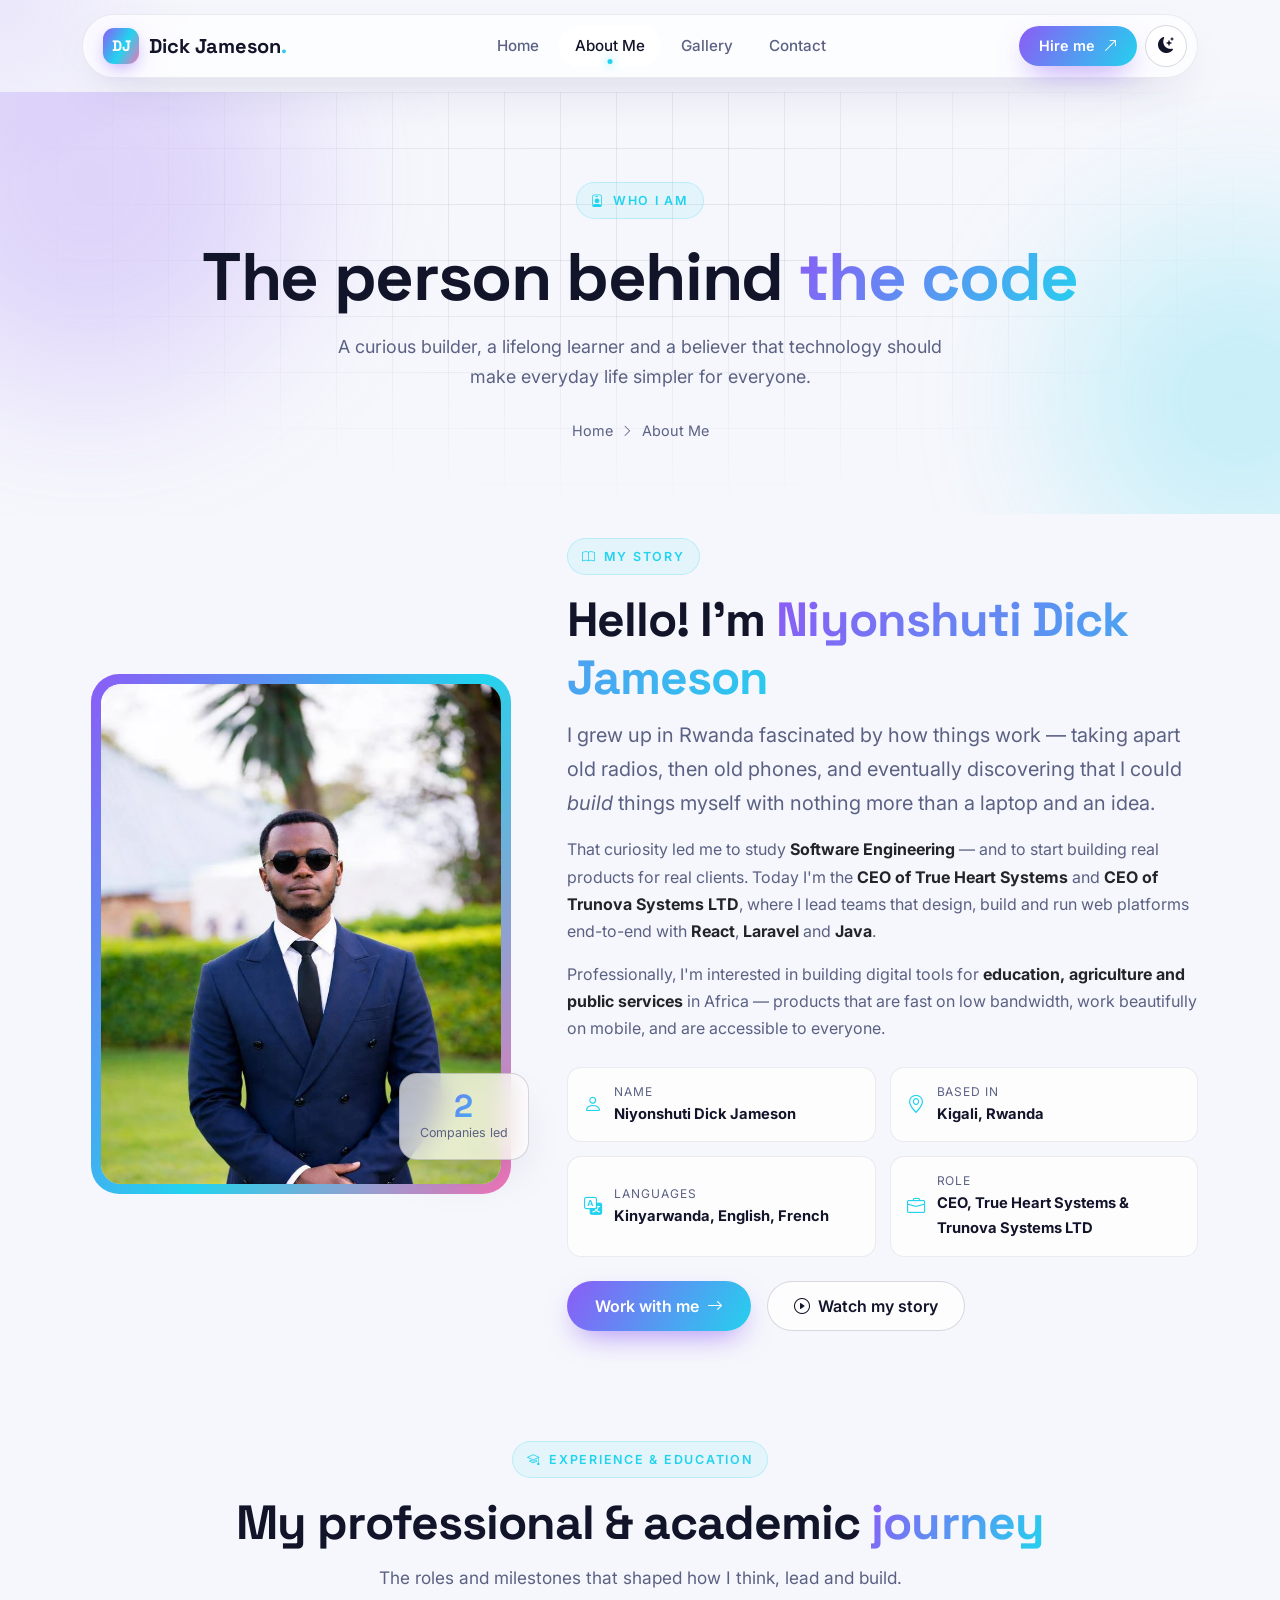
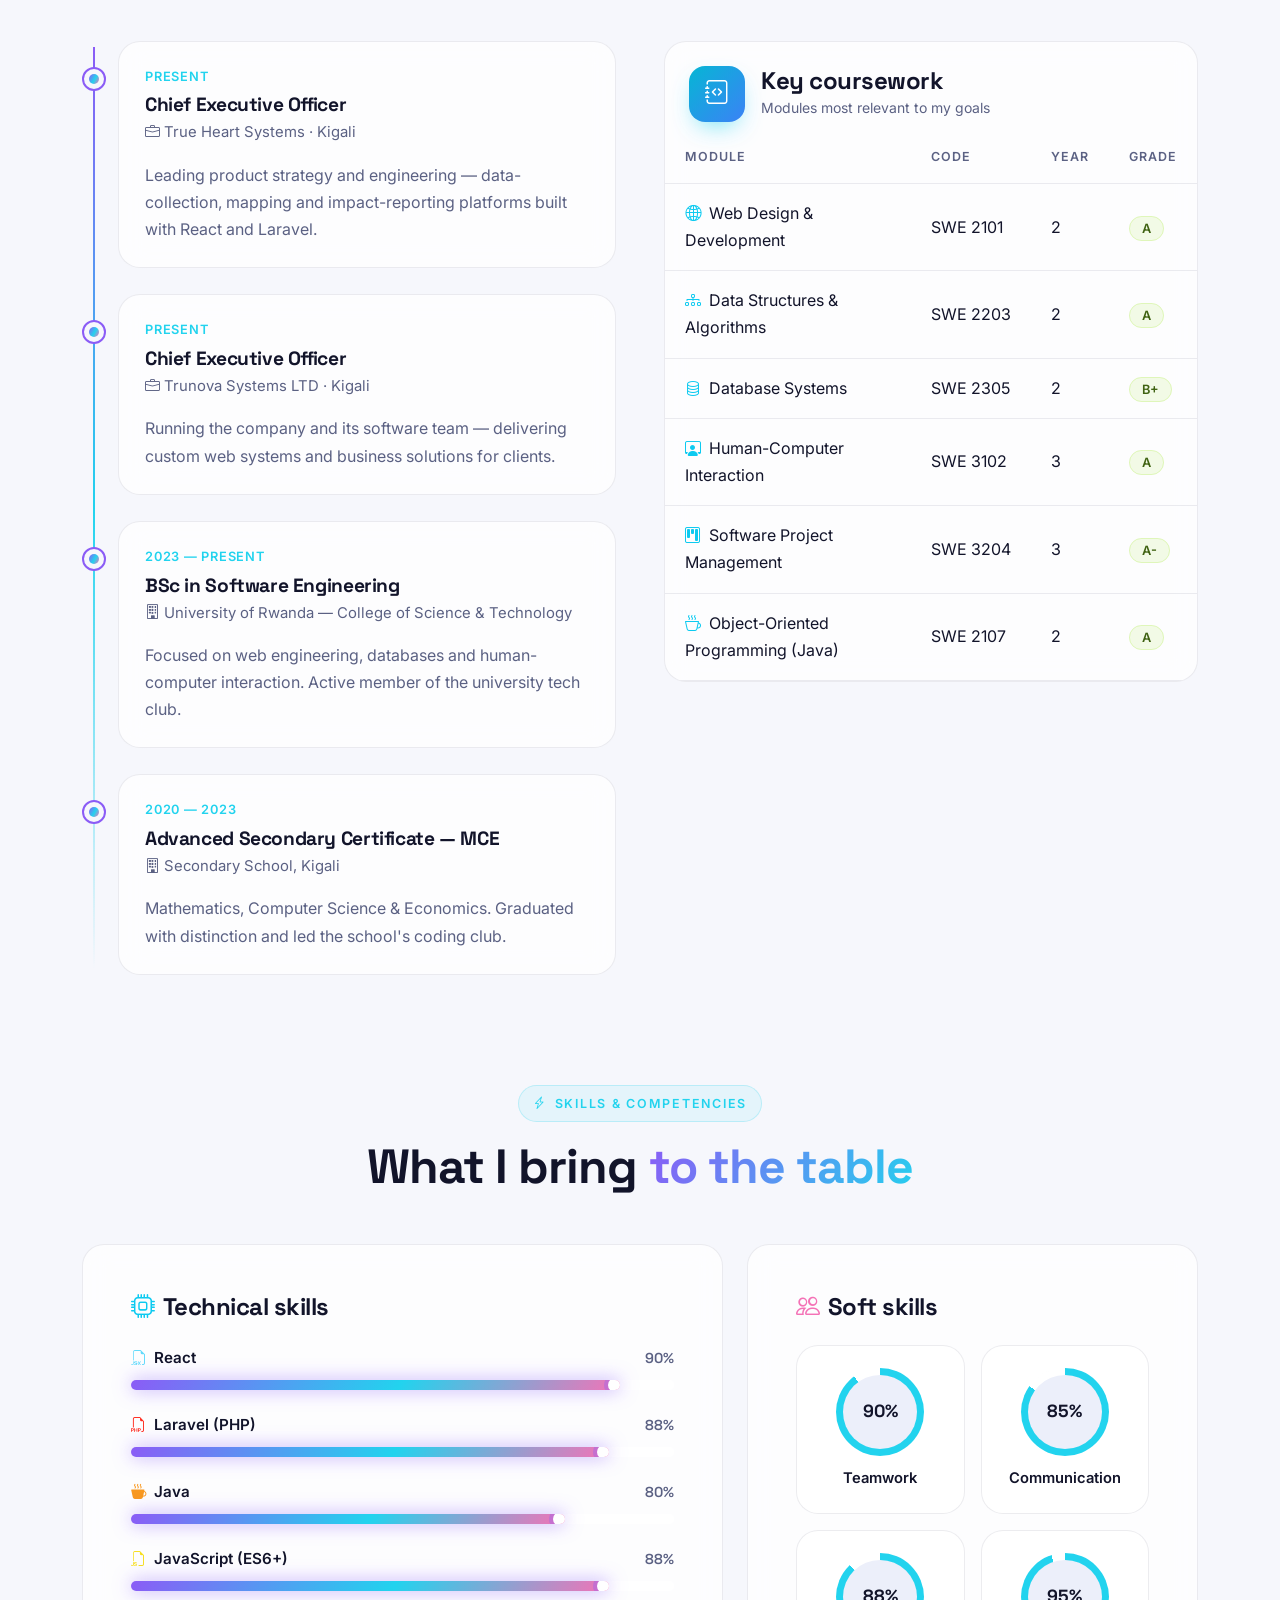
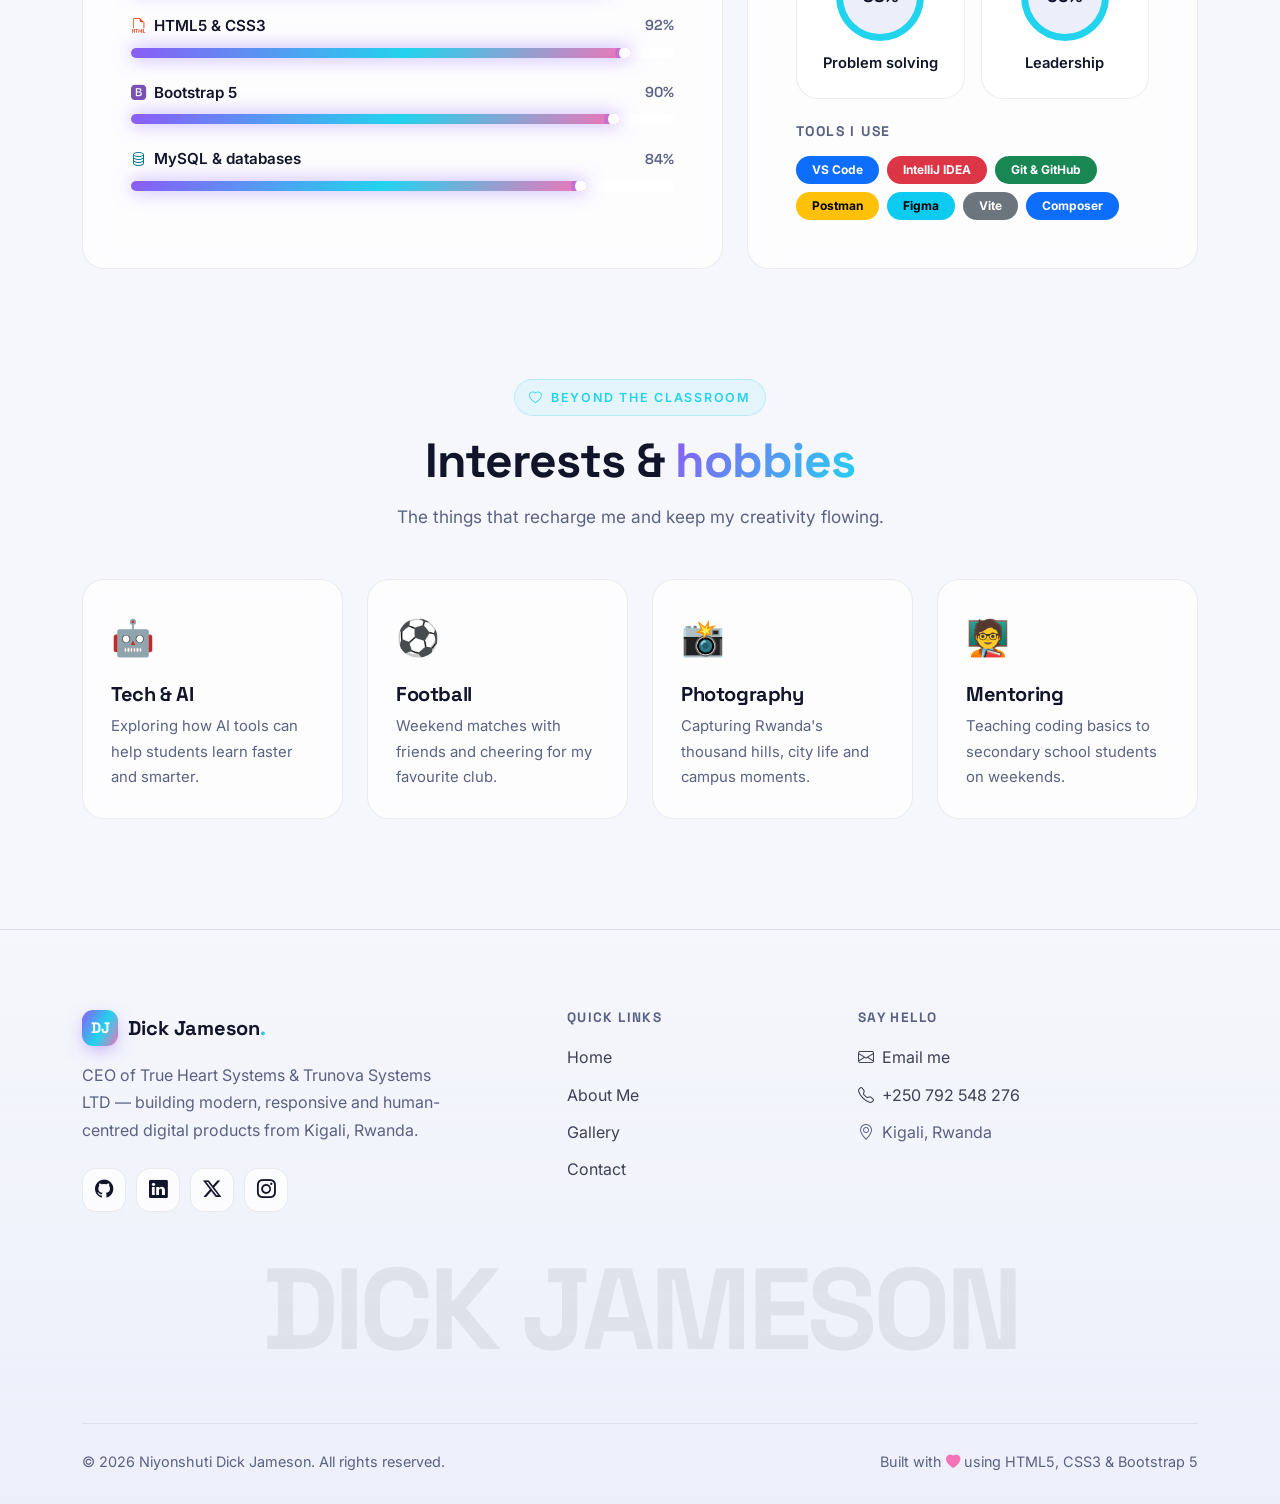
<file: about.html>
<!DOCTYPE html>
<html lang="en" data-theme="dark" data-bs-theme="dark">
<head>
  <meta charset="UTF-8">
  <meta name="viewport" content="width=device-width, initial-scale=1">
  <title>About Me — Niyonshuti Dick Jameson</title>
  <meta name="description" content="Biography, experience, education, skills and interests of Niyonshuti Dick Jameson, CEO of True Heart Systems and Trunova Systems LTD.">
  <meta name="theme-color" content="#07080f">
  <link rel="icon" href="assets/img/favicon.svg" type="image/svg+xml">
  <script>try{var t=localStorage.getItem("theme");if(t){document.documentElement.setAttribute("data-theme",t);document.documentElement.setAttribute("data-bs-theme",t);}}catch(e){}</script>
  <link rel="preconnect" href="https://fonts.googleapis.com">
  <link rel="preconnect" href="https://fonts.gstatic.com" crossorigin>
  <link href="https://fonts.googleapis.com/css2?family=Inter:wght@400;500;600;700&family=Space+Grotesk:wght@500;600;700&display=swap" rel="stylesheet">
  <link href="https://cdn.jsdelivr.net/npm/bootstrap@5.3.3/dist/css/bootstrap.min.css" rel="stylesheet">
  <link href="https://cdn.jsdelivr.net/npm/bootstrap-icons@1.11.3/font/bootstrap-icons.min.css" rel="stylesheet">
  <link href="assets/css/style.css" rel="stylesheet">
</head>
<body>
  <div class="loader"><div class="loader-ring"></div></div>
  <div class="scroll-progress"></div>
  <div class="cursor-glow"></div>

  <header class="nav-wrap">
    <div class="container">
      <nav class="navbar navbar-expand-lg navbar-glass" aria-label="Main navigation">
        <a class="navbar-brand" href="index.html"><span class="brand-mark">DJ</span><span>Dick Jameson<span class="text-gradient">.</span></span></a>
        <div class="d-flex align-items-center gap-2 order-lg-3">
          <button class="theme-toggle" type="button" aria-label="Toggle dark / light theme"><i class="bi bi-sun-fill"></i></button>
          <button class="navbar-toggler" type="button" data-bs-toggle="collapse" data-bs-target="#mainNav" aria-controls="mainNav" aria-expanded="false" aria-label="Toggle navigation"><i class="bi bi-list fs-4"></i></button>
        </div>
        <div class="collapse navbar-collapse" id="mainNav">
          <ul class="navbar-nav mx-auto gap-lg-1">
            <li class="nav-item"><a class="nav-link" href="index.html">Home</a></li>
            <li class="nav-item"><a class="nav-link" href="about.html">About Me</a></li>
            <li class="nav-item"><a class="nav-link" href="gallery.html">Gallery</a></li>
            <li class="nav-item"><a class="nav-link" href="contact.html">Contact</a></li>
          </ul>
          <a href="contact.html" class="btn btn-grad btn-sm-pill d-none d-lg-inline-block me-2">Hire me <i class="bi bi-arrow-up-right ms-1"></i></a>
        </div>
      </nav>
    </div>
  </header>

  <main>
    <section class="page-hero">
      <div class="bg-grid"></div>
      <div class="blob blob-1"></div>
      <div class="blob blob-2"></div>
      <div class="container position-relative" style="z-index:1">
        <span class="eyebrow reveal"><i class="bi bi-person-badge"></i>Who I am</span>
        <h1 class="reveal d-1">The person behind <span class="text-gradient">the code</span></h1>
        <p class="reveal d-2">A curious builder, a lifelong learner and a believer that technology should make everyday life simpler for everyone.</p>
        <div class="crumbs reveal d-3"><a href="index.html">Home</a><i class="bi bi-chevron-right small"></i><span>About Me</span></div>
      </div>
    </section>

    <section class="section pt-4">
      <div class="container">
        <div class="row align-items-center g-4 g-lg-5">
          <div class="col-lg-5 reveal from-left">
            <div class="profile-frame">
              <img src="assets/img/profile.webp" alt="Portrait of Niyonshuti Dick Jameson in a navy suit">
              <div class="exp-badge"><div class="n text-gradient">2</div><div class="t">Companies led</div></div>
            </div>
          </div>
          <div class="col-lg-7 reveal from-right">
            <span class="eyebrow"><i class="bi bi-book"></i>My story</span>
            <h2 class="section-title">Hello! I'm <span class="text-gradient">Niyonshuti Dick Jameson</span></h2>
            <p class="text-muted-2 fs-5">I grew up in Rwanda fascinated by how things work — taking apart old radios, then old phones, and eventually discovering that I could <em>build</em> things myself with nothing more than a laptop and an idea.</p>
            <p class="text-muted-2">That curiosity led me to study <strong class="text-body">Software Engineering</strong> — and to start building real products for real clients. Today I'm the <strong class="text-body">CEO of True Heart Systems</strong> and <strong class="text-body">CEO of Trunova Systems LTD</strong>, where I lead teams that design, build and run web platforms end-to-end with <strong class="text-body">React</strong>, <strong class="text-body">Laravel</strong> and <strong class="text-body">Java</strong>.</p>
            <p class="text-muted-2">Professionally, I'm interested in building digital tools for <strong class="text-body">education, agriculture and public services</strong> in Africa — products that are fast on low bandwidth, work beautifully on mobile, and are accessible to everyone.</p>
            <ul class="fact-list mt-4">
              <li><i class="bi bi-person"></i><div><span>Name</span><strong>Niyonshuti Dick Jameson</strong></div></li>
              <li><i class="bi bi-geo-alt"></i><div><span>Based in</span><strong>Kigali, Rwanda</strong></div></li>
              <li><i class="bi bi-translate"></i><div><span>Languages</span><strong>Kinyarwanda, English, French</strong></div></li>
              <li><i class="bi bi-briefcase"></i><div><span>Role</span><strong>CEO, True Heart Systems &amp; Trunova Systems LTD</strong></div></li>
            </ul>
            <div class="d-flex flex-wrap gap-3 mt-4">
              <a href="contact.html" class="btn btn-grad">Work with me <i class="bi bi-arrow-right ms-1"></i></a>
              <a href="gallery.html" class="btn btn-ghost"><i class="bi bi-play-circle me-2"></i>Watch my story</a>
            </div>
          </div>
        </div>
      </div>
    </section>

    <section class="section pt-0">
      <div class="container">
        <div class="text-center mb-5">
          <span class="eyebrow reveal"><i class="bi bi-mortarboard"></i>Experience &amp; education</span>
          <h2 class="section-title reveal d-1">My professional &amp; academic <span class="text-gradient">journey</span></h2>
          <p class="section-lead mx-auto reveal d-2">The roles and milestones that shaped how I think, lead and build.</p>
        </div>
        <div class="row g-4 g-lg-5">
          <div class="col-lg-6">
            <div class="timeline">
              <div class="tl-item reveal">
                <span class="tl-dot"></span>
                <div class="glass glass-hover">
                  <div class="tl-date">Present</div>
                  <h4>Chief Executive Officer</h4>
                  <div class="where"><i class="bi bi-briefcase me-1"></i>True Heart Systems · Kigali</div>
                  <p class="text-muted-2 mt-3 mb-0">Leading product strategy and engineering — data-collection, mapping and impact-reporting platforms built with React and Laravel.</p>
                </div>
              </div>
              <div class="tl-item reveal d-1">
                <span class="tl-dot"></span>
                <div class="glass glass-hover">
                  <div class="tl-date">Present</div>
                  <h4>Chief Executive Officer</h4>
                  <div class="where"><i class="bi bi-briefcase me-1"></i>Trunova Systems LTD · Kigali</div>
                  <p class="text-muted-2 mt-3 mb-0">Running the company and its software team — delivering custom web systems and business solutions for clients.</p>
                </div>
              </div>
              <div class="tl-item reveal d-2">
                <span class="tl-dot"></span>
                <div class="glass glass-hover">
                  <div class="tl-date">2023 — Present</div>
                  <h4>BSc in Software Engineering</h4>
                  <div class="where"><i class="bi bi-building me-1"></i>University of Rwanda — College of Science &amp; Technology</div>
                  <p class="text-muted-2 mt-3 mb-0">Focused on web engineering, databases and human-computer interaction. Active member of the university tech club.</p>
                </div>
              </div>
              <div class="tl-item reveal d-3">
                <span class="tl-dot"></span>
                <div class="glass glass-hover">
                  <div class="tl-date">2020 — 2023</div>
                  <h4>Advanced Secondary Certificate — MCE</h4>
                  <div class="where"><i class="bi bi-building me-1"></i>Secondary School, Kigali</div>
                  <p class="text-muted-2 mt-3 mb-0">Mathematics, Computer Science &amp; Economics. Graduated with distinction and led the school's coding club.</p>
                </div>
              </div>
            </div>
          </div>
          <div class="col-lg-6 reveal from-right">
            <div class="glass">
              <div class="p-4 pb-2 d-flex align-items-center gap-3">
                <div class="icon-tile cyan"><i class="bi bi-journal-code"></i></div>
                <div><h4 class="mb-0 fw-bold">Key coursework</h4><div class="small text-muted-2">Modules most relevant to my goals</div></div>
              </div>
              <div class="table-responsive">
                <table class="table table-glass table-hover">
                  <thead><tr><th>Module</th><th>Code</th><th>Year</th><th>Grade</th></tr></thead>
                  <tbody>
                    <tr><td><i class="bi bi-globe2 me-2 text-info"></i>Web Design &amp; Development</td><td>SWE 2101</td><td>2</td><td><span class="grade-pill">A</span></td></tr>
                    <tr><td><i class="bi bi-diagram-3 me-2 text-info"></i>Data Structures &amp; Algorithms</td><td>SWE 2203</td><td>2</td><td><span class="grade-pill">A</span></td></tr>
                    <tr><td><i class="bi bi-database me-2 text-info"></i>Database Systems</td><td>SWE 2305</td><td>2</td><td><span class="grade-pill">B+</span></td></tr>
                    <tr><td><i class="bi bi-person-workspace me-2 text-info"></i>Human-Computer Interaction</td><td>SWE 3102</td><td>3</td><td><span class="grade-pill">A</span></td></tr>
                    <tr><td><i class="bi bi-kanban me-2 text-info"></i>Software Project Management</td><td>SWE 3204</td><td>3</td><td><span class="grade-pill">A-</span></td></tr>
                    <tr><td><i class="bi bi-cup-hot me-2 text-info"></i>Object-Oriented Programming (Java)</td><td>SWE 2107</td><td>2</td><td><span class="grade-pill">A</span></td></tr>
                  </tbody>
                </table>
              </div>
            </div>
          </div>
        </div>
      </div>
    </section>

    <section class="section pt-0">
      <div class="container">
        <div class="text-center mb-5">
          <span class="eyebrow reveal"><i class="bi bi-lightning-charge"></i>Skills &amp; competencies</span>
          <h2 class="section-title reveal d-1">What I bring <span class="text-gradient">to the table</span></h2>
        </div>
        <div class="row g-4">
          <div class="col-lg-7 reveal">
            <div class="glass p-4 p-md-5 h-100">
              <h4 class="fw-bold mb-4"><i class="bi bi-cpu me-2 text-info"></i>Technical skills</h4>
              <div class="skill">
                <div class="skill-head"><span><i class="bi bi-filetype-jsx" style="color:#61dafb"></i>React</span><span class="pct">90%</span></div>
                <div class="progress progress-glow" role="progressbar" aria-label="React" aria-valuenow="90" aria-valuemin="0" aria-valuemax="100"><div class="progress-bar" data-width="90"></div></div>
              </div>
              <div class="skill">
                <div class="skill-head"><span><i class="bi bi-filetype-php" style="color:#ff2d20"></i>Laravel (PHP)</span><span class="pct">88%</span></div>
                <div class="progress progress-glow" role="progressbar" aria-label="Laravel" aria-valuenow="88" aria-valuemin="0" aria-valuemax="100"><div class="progress-bar" data-width="88"></div></div>
              </div>
              <div class="skill">
                <div class="skill-head"><span><i class="bi bi-cup-hot-fill" style="color:#f89820"></i>Java</span><span class="pct">80%</span></div>
                <div class="progress progress-glow" role="progressbar" aria-label="Java" aria-valuenow="80" aria-valuemin="0" aria-valuemax="100"><div class="progress-bar" data-width="80"></div></div>
              </div>
              <div class="skill">
                <div class="skill-head"><span><i class="bi bi-filetype-js" style="color:#f7df1e"></i>JavaScript (ES6+)</span><span class="pct">88%</span></div>
                <div class="progress progress-glow" role="progressbar" aria-label="JavaScript" aria-valuenow="88" aria-valuemin="0" aria-valuemax="100"><div class="progress-bar" data-width="88"></div></div>
              </div>
              <div class="skill">
                <div class="skill-head"><span><i class="bi bi-filetype-html" style="color:#e34f26"></i>HTML5 &amp; CSS3</span><span class="pct">92%</span></div>
                <div class="progress progress-glow" role="progressbar" aria-label="HTML5 and CSS3" aria-valuenow="92" aria-valuemin="0" aria-valuemax="100"><div class="progress-bar" data-width="92"></div></div>
              </div>
              <div class="skill">
                <div class="skill-head"><span><i class="bi bi-bootstrap-fill" style="color:#7952b3"></i>Bootstrap 5</span><span class="pct">90%</span></div>
                <div class="progress progress-glow" role="progressbar" aria-label="Bootstrap" aria-valuenow="90" aria-valuemin="0" aria-valuemax="100"><div class="progress-bar" data-width="90"></div></div>
              </div>
              <div class="skill mb-0">
                <div class="skill-head"><span><i class="bi bi-database" style="color:#00758f"></i>MySQL &amp; databases</span><span class="pct">84%</span></div>
                <div class="progress progress-glow" role="progressbar" aria-label="MySQL" aria-valuenow="84" aria-valuemin="0" aria-valuemax="100"><div class="progress-bar" data-width="84"></div></div>
              </div>
            </div>
          </div>
          <div class="col-lg-5 reveal d-1">
            <div class="glass p-4 p-md-5 h-100">
              <h4 class="fw-bold mb-4"><i class="bi bi-people me-2" style="color:var(--pink)"></i>Soft skills</h4>
              <div class="row g-3">
                <div class="col-6"><div class="glass glass-hover soft-skill"><div class="ring" style="--p:90"><b>90%</b></div><span>Teamwork</span></div></div>
                <div class="col-6"><div class="glass glass-hover soft-skill"><div class="ring" style="--p:85"><b>85%</b></div><span>Communication</span></div></div>
                <div class="col-6"><div class="glass glass-hover soft-skill"><div class="ring" style="--p:88"><b>88%</b></div><span>Problem solving</span></div></div>
                <div class="col-6"><div class="glass glass-hover soft-skill"><div class="ring" style="--p:95"><b>95%</b></div><span>Leadership</span></div></div>
              </div>
              <h6 class="fw-bold mt-4 mb-3 text-muted-2 text-uppercase small" style="letter-spacing:.1em">Tools I use</h6>
              <div class="d-flex flex-wrap gap-2">
                <span class="badge rounded-pill text-bg-primary px-3 py-2">VS Code</span>
                <span class="badge rounded-pill text-bg-danger px-3 py-2">IntelliJ IDEA</span>
                <span class="badge rounded-pill text-bg-success px-3 py-2">Git &amp; GitHub</span>
                <span class="badge rounded-pill text-bg-warning px-3 py-2">Postman</span>
                <span class="badge rounded-pill text-bg-info px-3 py-2">Figma</span>
                <span class="badge rounded-pill text-bg-secondary px-3 py-2">Vite</span>
                <span class="badge rounded-pill text-bg-primary px-3 py-2">Composer</span>
              </div>
            </div>
          </div>
        </div>
      </div>
    </section>

    <section class="section pt-0">
      <div class="container">
        <div class="text-center mb-5">
          <span class="eyebrow reveal"><i class="bi bi-heart"></i>Beyond the classroom</span>
          <h2 class="section-title reveal d-1">Interests &amp; <span class="text-gradient">hobbies</span></h2>
          <p class="section-lead mx-auto reveal d-2">The things that recharge me and keep my creativity flowing.</p>
        </div>
        <div class="row g-4">
          <div class="col-sm-6 col-lg-3 reveal"><div class="glass glass-hover interest"><span class="emoji">🤖</span><h5>Tech &amp; AI</h5><p>Exploring how AI tools can help students learn faster and smarter.</p></div></div>
          <div class="col-sm-6 col-lg-3 reveal d-1"><div class="glass glass-hover interest"><span class="emoji">⚽</span><h5>Football</h5><p>Weekend matches with friends and cheering for my favourite club.</p></div></div>
          <div class="col-sm-6 col-lg-3 reveal d-2"><div class="glass glass-hover interest"><span class="emoji">📸</span><h5>Photography</h5><p>Capturing Rwanda's thousand hills, city life and campus moments.</p></div></div>
          <div class="col-sm-6 col-lg-3 reveal d-3"><div class="glass glass-hover interest"><span class="emoji">🧑‍🏫</span><h5>Mentoring</h5><p>Teaching coding basics to secondary school students on weekends.</p></div></div>
        </div>
      </div>
    </section>
  </main>

  <footer class="footer">
    <div class="container">
      <div class="row g-4 g-lg-5">
        <div class="col-lg-5">
          <a class="navbar-brand mb-3" href="index.html"><span class="brand-mark">DJ</span><span>Dick Jameson<span class="text-gradient">.</span></span></a>
          <p class="text-muted-2 mt-3" style="max-width:360px">CEO of True Heart Systems &amp; Trunova Systems LTD — building modern, responsive and human-centred digital products from Kigali, Rwanda.</p>
          <div class="socials mt-4">
            <a class="social-btn" href="https://github.com/" target="_blank" rel="noopener" aria-label="GitHub"><i class="bi bi-github"></i></a>
            <a class="social-btn" href="https://www.linkedin.com/" target="_blank" rel="noopener" aria-label="LinkedIn"><i class="bi bi-linkedin"></i></a>
            <a class="social-btn" href="https://x.com/" target="_blank" rel="noopener" aria-label="X (Twitter)"><i class="bi bi-twitter-x"></i></a>
            <a class="social-btn" href="https://www.instagram.com/" target="_blank" rel="noopener" aria-label="Instagram"><i class="bi bi-instagram"></i></a>
          </div>
        </div>
        <div class="col-6 col-lg-3">
          <h6>Quick links</h6>
          <ul class="footer-links">
            <li><a href="index.html">Home</a></li>
            <li><a href="about.html">About Me</a></li>
            <li><a href="gallery.html">Gallery</a></li>
            <li><a href="contact.html">Contact</a></li>
          </ul>
        </div>
        <div class="col-6 col-lg-4">
          <h6>Say hello</h6>
          <ul class="footer-links">
            <li><a href="mailto:dicksonniyonshuti58@gmail.com"><i class="bi bi-envelope me-2"></i>Email me</a></li>
            <li><a href="tel:+250792548276"><i class="bi bi-telephone me-2"></i>+250 792 548 276</a></li>
            <li><span class="text-muted-2"><i class="bi bi-geo-alt me-2"></i>Kigali, Rwanda</span></li>
          </ul>
        </div>
      </div>
      <div class="footer-big">DICK JAMESON</div>
      <div class="footer-bottom d-flex flex-column flex-md-row justify-content-between gap-2">
        <span>&copy; <span data-year>2026</span> Niyonshuti Dick Jameson. All rights reserved.</span>
        <span>Built with <i class="bi bi-heart-fill" style="color:var(--pink)"></i> using HTML5, CSS3 &amp; Bootstrap 5</span>
      </div>
    </div>
  </footer>

  <button class="to-top" aria-label="Back to top"><i class="bi bi-arrow-up"></i></button>

  <script src="https://cdn.jsdelivr.net/npm/bootstrap@5.3.3/dist/js/bootstrap.bundle.min.js"></script>
  <script src="assets/js/main.js"></script>
</body>
</html>
</file>
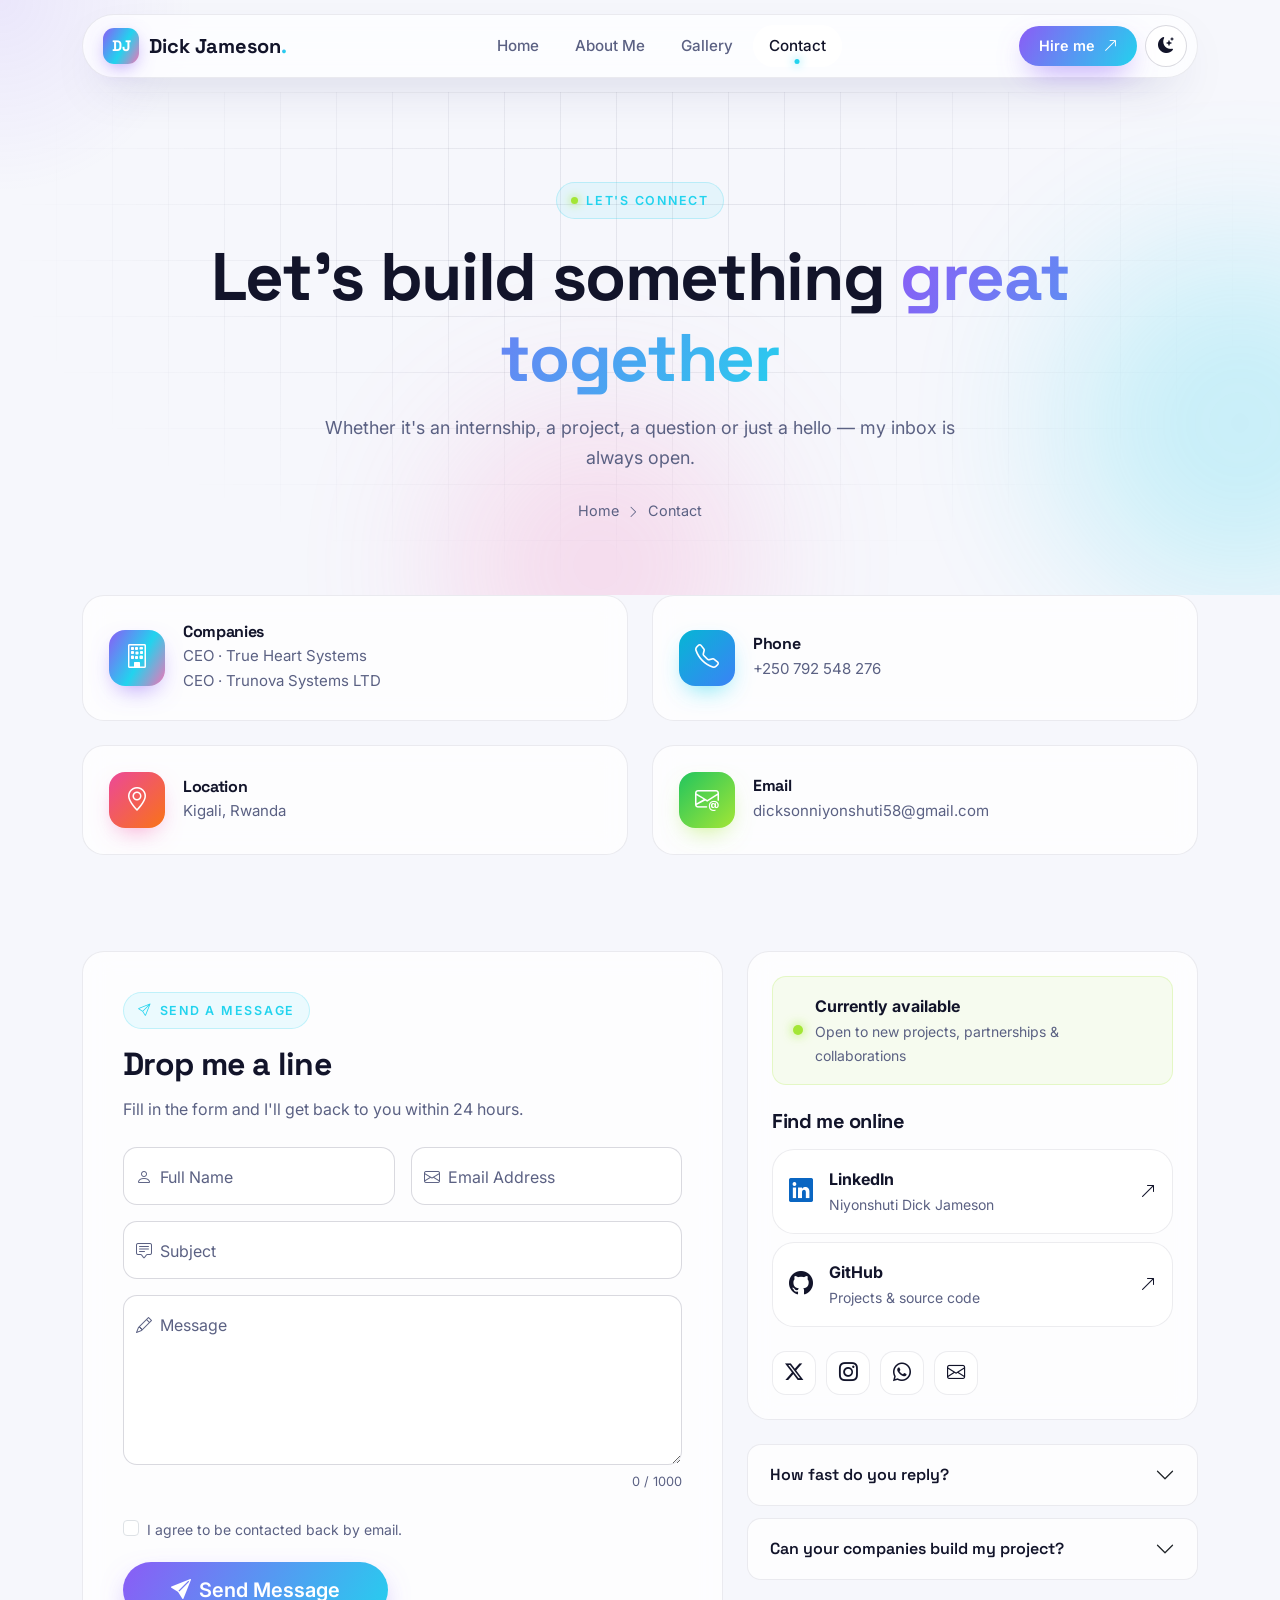
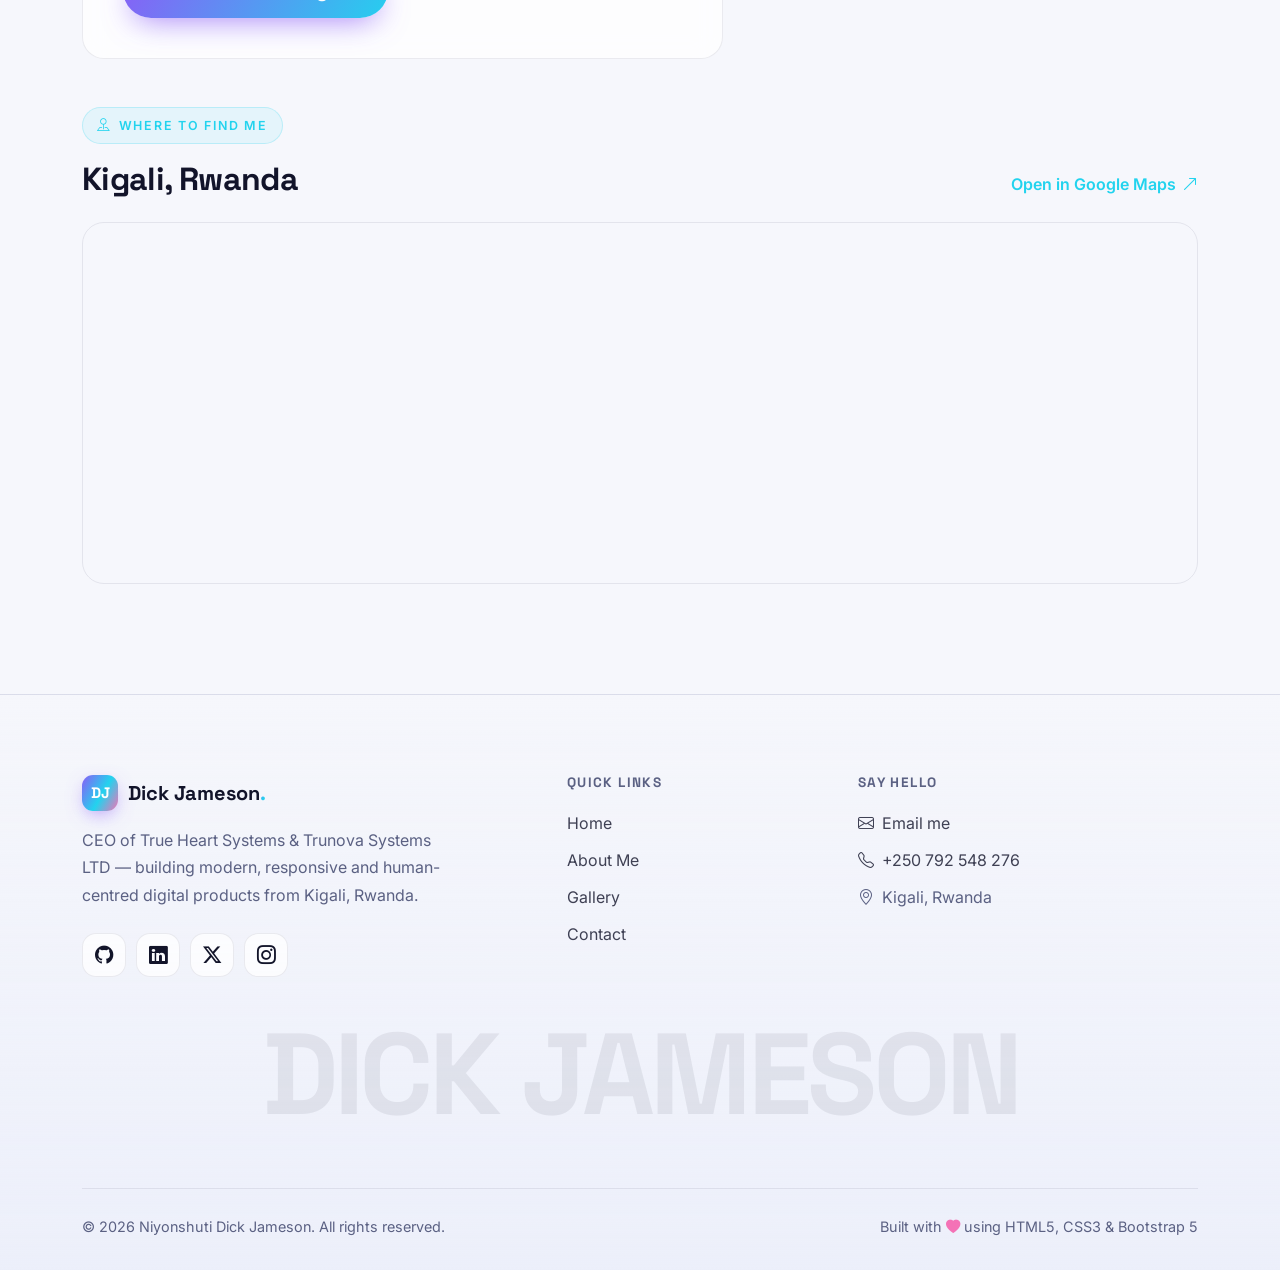
<file: contact.html>
<!DOCTYPE html>
<html lang="en" data-theme="dark" data-bs-theme="dark">
<head>
  <meta charset="UTF-8">
  <meta name="viewport" content="width=device-width, initial-scale=1">
  <title>Contact — Niyonshuti Dick Jameson</title>
  <meta name="description" content="Get in touch with Niyonshuti Dick Jameson — email, phone, location and contact form.">
  <meta name="theme-color" content="#07080f">
  <link rel="icon" href="assets/img/favicon.svg" type="image/svg+xml">
  <script>try{var t=localStorage.getItem("theme");if(t){document.documentElement.setAttribute("data-theme",t);document.documentElement.setAttribute("data-bs-theme",t);}}catch(e){}</script>
  <link rel="preconnect" href="https://fonts.googleapis.com">
  <link rel="preconnect" href="https://fonts.gstatic.com" crossorigin>
  <link href="https://fonts.googleapis.com/css2?family=Inter:wght@400;500;600;700&family=Space+Grotesk:wght@500;600;700&display=swap" rel="stylesheet">
  <link href="https://cdn.jsdelivr.net/npm/bootstrap@5.3.3/dist/css/bootstrap.min.css" rel="stylesheet">
  <link href="https://cdn.jsdelivr.net/npm/bootstrap-icons@1.11.3/font/bootstrap-icons.min.css" rel="stylesheet">
  <link href="assets/css/style.css" rel="stylesheet">
</head>
<body>
  <div class="loader"><div class="loader-ring"></div></div>
  <div class="scroll-progress"></div>
  <div class="cursor-glow"></div>

  <header class="nav-wrap">
    <div class="container">
      <nav class="navbar navbar-expand-lg navbar-glass" aria-label="Main navigation">
        <a class="navbar-brand" href="index.html"><span class="brand-mark">DJ</span><span>Dick Jameson<span class="text-gradient">.</span></span></a>
        <div class="d-flex align-items-center gap-2 order-lg-3">
          <button class="theme-toggle" type="button" aria-label="Toggle dark / light theme"><i class="bi bi-sun-fill"></i></button>
          <button class="navbar-toggler" type="button" data-bs-toggle="collapse" data-bs-target="#mainNav" aria-controls="mainNav" aria-expanded="false" aria-label="Toggle navigation"><i class="bi bi-list fs-4"></i></button>
        </div>
        <div class="collapse navbar-collapse" id="mainNav">
          <ul class="navbar-nav mx-auto gap-lg-1">
            <li class="nav-item"><a class="nav-link" href="index.html">Home</a></li>
            <li class="nav-item"><a class="nav-link" href="about.html">About Me</a></li>
            <li class="nav-item"><a class="nav-link" href="gallery.html">Gallery</a></li>
            <li class="nav-item"><a class="nav-link" href="contact.html">Contact</a></li>
          </ul>
          <a href="contact.html" class="btn btn-grad btn-sm-pill d-none d-lg-inline-block me-2">Hire me <i class="bi bi-arrow-up-right ms-1"></i></a>
        </div>
      </nav>
    </div>
  </header>

  <main>
    <section class="page-hero">
      <div class="bg-grid"></div>
      <div class="blob blob-2"></div>
      <div class="blob blob-3"></div>
      <div class="container position-relative" style="z-index:1">
        <span class="eyebrow reveal"><span class="dot"></span>Let's connect</span>
        <h1 class="reveal d-1">Let's build something <span class="text-gradient">great together</span></h1>
        <p class="reveal d-2">Whether it's an internship, a project, a question or just a hello — my inbox is always open.</p>
        <div class="crumbs reveal d-3"><a href="index.html">Home</a><i class="bi bi-chevron-right small"></i><span>Contact</span></div>
      </div>
    </section>

    <section class="pb-5 position-relative" style="z-index:1">
      <div class="container">
        <div class="row g-4">
          <div class="col-md-6 reveal">
            <div class="glass glass-hover contact-card"><div class="icon-tile"><i class="bi bi-building"></i></div>
              <div><h6>Companies</h6><p>CEO · True Heart Systems<br>CEO · Trunova Systems LTD</p></div></div>
          </div>
          <div class="col-md-6 reveal d-1">
            <div class="glass glass-hover contact-card"><div class="icon-tile cyan"><i class="bi bi-telephone"></i></div>
              <div><h6>Phone</h6><a href="tel:+250792548276">+250 792 548 276</a></div></div>
          </div>
          <div class="col-md-6 reveal d-2">
            <div class="glass glass-hover contact-card"><div class="icon-tile pink"><i class="bi bi-geo-alt"></i></div>
              <div><h6>Location</h6><p>Kigali, Rwanda</p></div></div>
          </div>
          <div class="col-md-6 reveal d-3">
            <div class="glass glass-hover contact-card"><div class="icon-tile lime"><i class="bi bi-envelope-at"></i></div>
              <div><h6>Email</h6><a href="mailto:dicksonniyonshuti58@gmail.com">dicksonniyonshuti58@gmail.com</a></div></div>
          </div>
        </div>
      </div>
    </section>

    <section class="section pt-5">
      <div class="container">
        <div class="row g-4">
          <div class="col-lg-7 reveal from-left">
            <div class="glass form-shell">
              <span class="eyebrow"><i class="bi bi-send"></i>Send a message</span>
              <h2 class="section-title fs-2">Drop me a line</h2>
              <p class="text-muted-2 mb-4">Fill in the form and I'll get back to you within 24 hours.</p>

              <form id="contact-form" novalidate data-to="dicksonniyonshuti58@gmail.com">
                <div class="row g-3">
                  <div class="col-md-6">
                    <div class="form-floating">
                      <input type="text" class="form-control" id="name" name="name" placeholder="Full name" required minlength="2" autocomplete="name">
                      <label for="name"><i class="bi bi-person me-2"></i>Full Name</label>
                      <div class="invalid-feedback">Please enter your full name.</div>
                    </div>
                  </div>
                  <div class="col-md-6">
                    <div class="form-floating">
                      <input type="email" class="form-control" id="email" name="email" placeholder="name@example.com" required autocomplete="email">
                      <label for="email"><i class="bi bi-envelope me-2"></i>Email Address</label>
                      <div class="invalid-feedback">Please enter a valid email address.</div>
                    </div>
                  </div>
                  <div class="col-12">
                    <div class="form-floating">
                      <input type="text" class="form-control" id="subject" name="subject" placeholder="Subject" required minlength="3">
                      <label for="subject"><i class="bi bi-chat-square-text me-2"></i>Subject</label>
                      <div class="invalid-feedback">Please add a subject.</div>
                    </div>
                  </div>
                  <div class="col-12">
                    <div class="form-floating">
                      <textarea class="form-control" id="message" name="message" placeholder="Your message" required minlength="10" maxlength="1000"></textarea>
                      <label for="message"><i class="bi bi-pencil me-2"></i>Message</label>
                      <div class="invalid-feedback">Your message should be at least 10 characters.</div>
                    </div>
                    <div class="char-count" id="char-count">0 / 1000</div>
                  </div>
                  <div class="col-12 d-flex flex-wrap align-items-center justify-content-between gap-3 pt-2">
                    <div class="form-check">
                      <input class="form-check-input" type="checkbox" id="consent" required>
                      <label class="form-check-label small text-muted-2" for="consent">I agree to be contacted back by email.</label>
                      <div class="invalid-feedback">Please tick this box to continue.</div>
                    </div>
                    <button type="submit" class="btn btn-grad btn-lg px-5"><i class="bi bi-send-fill me-2"></i>Send Message</button>
                  </div>
                </div>
              </form>
            </div>
          </div>

          <div class="col-lg-5 d-flex flex-column gap-4">
            <div class="glass p-4 reveal from-right">
              <div class="availability mb-4"><span class="dot"></span><div><strong>Currently available</strong><div class="small text-muted-2">Open to new projects, partnerships &amp; collaborations</div></div></div>
              <h5 class="fw-bold mb-3">Find me online</h5>
              <div class="d-flex flex-column gap-2 mb-4">
                <a href="https://www.linkedin.com/" target="_blank" rel="noopener" class="glass glass-hover d-flex align-items-center gap-3 p-3"><i class="bi bi-linkedin fs-4" style="color:#0a66c2"></i><div class="flex-grow-1"><strong>LinkedIn</strong><div class="small text-muted-2">Niyonshuti Dick Jameson</div></div><i class="bi bi-arrow-up-right"></i></a>
                <a href="https://github.com/" target="_blank" rel="noopener" class="glass glass-hover d-flex align-items-center gap-3 p-3"><i class="bi bi-github fs-4"></i><div class="flex-grow-1"><strong>GitHub</strong><div class="small text-muted-2">Projects &amp; source code</div></div><i class="bi bi-arrow-up-right"></i></a>
              </div>
              <div class="socials">
                <a class="social-btn" href="https://x.com/" target="_blank" rel="noopener" aria-label="X (Twitter)"><i class="bi bi-twitter-x"></i></a>
                <a class="social-btn" href="https://www.instagram.com/" target="_blank" rel="noopener" aria-label="Instagram"><i class="bi bi-instagram"></i></a>
                <a class="social-btn" href="https://wa.me/250792548276" target="_blank" rel="noopener" aria-label="WhatsApp"><i class="bi bi-whatsapp"></i></a>
                <a class="social-btn" href="mailto:dicksonniyonshuti58@gmail.com" aria-label="Email"><i class="bi bi-envelope"></i></a>
              </div>
            </div>
            <div class="accordion accordion-glass reveal from-right d-1" id="faq">
              <div class="accordion-item">
                <h2 class="accordion-header"><button class="accordion-button collapsed" type="button" data-bs-toggle="collapse" data-bs-target="#q1">How fast do you reply?</button></h2>
                <div id="q1" class="accordion-collapse collapse" data-bs-parent="#faq"><div class="accordion-body">Usually within 24 hours on weekdays, a bit longer during exam periods.</div></div>
              </div>
              <div class="accordion-item">
                <h2 class="accordion-header"><button class="accordion-button collapsed" type="button" data-bs-toggle="collapse" data-bs-target="#q2">Can your companies build my project?</button></h2>
                <div id="q2" class="accordion-collapse collapse" data-bs-parent="#faq"><div class="accordion-body">Yes — through True Heart Systems and Trunova Systems LTD we build websites, web apps and data platforms with React, Laravel and Java.</div></div>
              </div>
            </div>
          </div>
        </div>

        <div class="mt-5 reveal zoom">
          <div class="d-flex flex-wrap justify-content-between align-items-end gap-3 mb-4">
            <div><span class="eyebrow"><i class="bi bi-pin-map"></i>Where to find me</span><h2 class="section-title fs-2 mb-0">Kigali, Rwanda</h2></div>
            <a class="link-arrow" href="https://maps.google.com/?q=Kigali,Rwanda" target="_blank" rel="noopener">Open in Google Maps <i class="bi bi-arrow-up-right"></i></a>
          </div>
          <div class="map-shell">
            <iframe title="Map showing Kigali, Rwanda" src="https://www.google.com/maps?q=Kigali,Rwanda&z=12&output=embed" loading="lazy" referrerpolicy="no-referrer-when-downgrade" allowfullscreen></iframe>
          </div>
        </div>
      </div>
    </section>
  </main>

  <div class="toast-container position-fixed bottom-0 start-50 translate-middle-x p-3" style="z-index:1090">
    <div id="form-toast" class="toast toast-glass" role="status" aria-live="polite" aria-atomic="true">
      <div class="toast-header"><i class="bi bi-check-circle-fill text-success me-2"></i><strong class="me-auto">Message ready!</strong><button type="button" class="btn-close" data-bs-dismiss="toast" aria-label="Close"></button></div>
      <div class="toast-body">Your email app has opened with the message filled in — just hit send. Thank you!</div>
    </div>
  </div>

  <footer class="footer">
    <div class="container">
      <div class="row g-4 g-lg-5">
        <div class="col-lg-5">
          <a class="navbar-brand mb-3" href="index.html"><span class="brand-mark">DJ</span><span>Dick Jameson<span class="text-gradient">.</span></span></a>
          <p class="text-muted-2 mt-3" style="max-width:360px">CEO of True Heart Systems &amp; Trunova Systems LTD — building modern, responsive and human-centred digital products from Kigali, Rwanda.</p>
          <div class="socials mt-4">
            <a class="social-btn" href="https://github.com/" target="_blank" rel="noopener" aria-label="GitHub"><i class="bi bi-github"></i></a>
            <a class="social-btn" href="https://www.linkedin.com/" target="_blank" rel="noopener" aria-label="LinkedIn"><i class="bi bi-linkedin"></i></a>
            <a class="social-btn" href="https://x.com/" target="_blank" rel="noopener" aria-label="X (Twitter)"><i class="bi bi-twitter-x"></i></a>
            <a class="social-btn" href="https://www.instagram.com/" target="_blank" rel="noopener" aria-label="Instagram"><i class="bi bi-instagram"></i></a>
          </div>
        </div>
        <div class="col-6 col-lg-3">
          <h6>Quick links</h6>
          <ul class="footer-links">
            <li><a href="index.html">Home</a></li>
            <li><a href="about.html">About Me</a></li>
            <li><a href="gallery.html">Gallery</a></li>
            <li><a href="contact.html">Contact</a></li>
          </ul>
        </div>
        <div class="col-6 col-lg-4">
          <h6>Say hello</h6>
          <ul class="footer-links">
            <li><a href="mailto:dicksonniyonshuti58@gmail.com"><i class="bi bi-envelope me-2"></i>Email me</a></li>
            <li><a href="tel:+250792548276"><i class="bi bi-telephone me-2"></i>+250 792 548 276</a></li>
            <li><span class="text-muted-2"><i class="bi bi-geo-alt me-2"></i>Kigali, Rwanda</span></li>
          </ul>
        </div>
      </div>
      <div class="footer-big">DICK JAMESON</div>
      <div class="footer-bottom d-flex flex-column flex-md-row justify-content-between gap-2">
        <span>&copy; <span data-year>2026</span> Niyonshuti Dick Jameson. All rights reserved.</span>
        <span>Built with <i class="bi bi-heart-fill" style="color:var(--pink)"></i> using HTML5, CSS3 &amp; Bootstrap 5</span>
      </div>
    </div>
  </footer>

  <button class="to-top" aria-label="Back to top"><i class="bi bi-arrow-up"></i></button>

  <script src="https://cdn.jsdelivr.net/npm/bootstrap@5.3.3/dist/js/bootstrap.bundle.min.js"></script>
  <script src="assets/js/main.js"></script>
</body>
</html>
</file>
<file: assets/css/style.css>
:root {
  --bg: #07080f;
  --bg-2: #0d0f1c;
  --surface: rgba(255, 255, 255, 0.035);
  --surface-2: rgba(255, 255, 255, 0.06);
  --border: rgba(255, 255, 255, 0.08);
  --border-strong: rgba(255, 255, 255, 0.16);
  --text: #eef0fb;
  --muted: #9ba1bd;
  --violet: #8b5cf6;
  --cyan: #22d3ee;
  --pink: #f472b6;
  --lime: #a3e635;
  --grad: linear-gradient(120deg, #8b5cf6 0%, #22d3ee 55%, #f472b6 100%);
  --grad-soft: linear-gradient(120deg, rgba(139, 92, 246, .18), rgba(34, 211, 238, .12));
  --shadow: 0 20px 60px -20px rgba(0, 0, 0, .65);
  --glow: 0 0 0 1px rgba(139, 92, 246, .35), 0 10px 40px -10px rgba(139, 92, 246, .55);
  --radius: 22px;
  --radius-sm: 14px;
  --nav-bg: rgba(10, 11, 22, .62);
  --font-display: "Space Grotesk", system-ui, sans-serif;
  --font-body: "Inter", system-ui, sans-serif;
}

[data-theme="light"] {
  --bg: #f6f7fc;
  --bg-2: #eceffa;
  --surface: rgba(255, 255, 255, .75);
  --surface-2: #ffffff;
  --border: rgba(20, 24, 60, .08);
  --border-strong: rgba(20, 24, 60, .16);
  --text: #12142a;
  --muted: #5b6183;
  --shadow: 0 20px 50px -24px rgba(40, 40, 110, .35);
  --nav-bg: rgba(255, 255, 255, .7);
}

* { box-sizing: border-box; }
html { scroll-behavior: smooth; }
body {
  font-family: var(--font-body);
  background: var(--bg);
  color: var(--text);
  overflow-x: hidden;
  line-height: 1.7;
  transition: background .4s ease, color .4s ease;
}
h1, h2, h3, h4, h5, h6, .display-font { font-family: var(--font-display); letter-spacing: -.02em; }
a { color: inherit; text-decoration: none; }
::selection { background: var(--violet); color: #fff; }
.text-muted-2 { color: var(--muted) !important; }
.text-gradient {
  background: var(--grad);
  -webkit-background-clip: text;
  background-clip: text;
  color: transparent;
  background-size: 200% auto;
  animation: shine 6s linear infinite;
}
@keyframes shine { to { background-position: 200% center; } }

::-webkit-scrollbar { width: 10px; }
::-webkit-scrollbar-track { background: var(--bg); }
::-webkit-scrollbar-thumb { background: linear-gradient(var(--violet), var(--cyan)); border-radius: 10px; }

.loader {
  position: fixed; inset: 0; z-index: 9999;
  display: grid; place-items: center;
  background: var(--bg);
  transition: opacity .6s ease, visibility .6s ease;
}
.loader.hidden { opacity: 0; visibility: hidden; }
.loader-ring {
  width: 64px; height: 64px; border-radius: 50%;
  background: conic-gradient(var(--violet), var(--cyan), var(--pink), var(--violet));
  -webkit-mask: radial-gradient(farthest-side, transparent calc(100% - 6px), #000 0);
  mask: radial-gradient(farthest-side, transparent calc(100% - 6px), #000 0);
  animation: spin 1s linear infinite;
}
@keyframes spin { to { transform: rotate(360deg); } }

.scroll-progress {
  position: fixed; top: 0; left: 0; height: 3px; width: 0;
  background: var(--grad); z-index: 2000;
}

.cursor-glow {
  position: fixed; width: 420px; height: 420px; border-radius: 50%;
  pointer-events: none; z-index: 0;
  background: radial-gradient(circle, rgba(139, 92, 246, .14), transparent 65%);
  transform: translate(-50%, -50%);
  transition: opacity .3s;
}
[data-theme="light"] .cursor-glow { background: radial-gradient(circle, rgba(139, 92, 246, .10), transparent 65%); }
@media (hover: none) { .cursor-glow { display: none; } }

.bg-grid {
  position: absolute; inset: 0; pointer-events: none;
  background-image:
    linear-gradient(var(--border) 1px, transparent 1px),
    linear-gradient(90deg, var(--border) 1px, transparent 1px);
  background-size: 56px 56px;
  -webkit-mask-image: radial-gradient(ellipse at 50% 30%, #000 20%, transparent 70%);
  mask-image: radial-gradient(ellipse at 50% 30%, #000 20%, transparent 70%);
}
.blob {
  position: absolute; border-radius: 50%; filter: blur(80px); opacity: .55; pointer-events: none;
  animation: float 14s ease-in-out infinite;
}
.blob-1 { width: 420px; height: 420px; background: var(--violet); top: -120px; left: -120px; }
.blob-2 { width: 360px; height: 360px; background: var(--cyan); top: 30%; right: -140px; animation-delay: -4s; opacity: .35; }
.blob-3 { width: 300px; height: 300px; background: var(--pink); bottom: -120px; left: 35%; animation-delay: -8s; opacity: .3; }
[data-theme="light"] .blob { opacity: .22; }
@keyframes float {
  0%, 100% { transform: translate(0, 0) scale(1); }
  33% { transform: translate(40px, -30px) scale(1.08); }
  66% { transform: translate(-30px, 30px) scale(.95); }
}

.nav-wrap { position: sticky; top: 0; z-index: 1030; padding: 14px 0; transition: padding .3s ease; }
.nav-wrap.scrolled { padding: 8px 0; }
.navbar-glass {
  background: var(--nav-bg);
  backdrop-filter: blur(18px) saturate(160%);
  -webkit-backdrop-filter: blur(18px) saturate(160%);
  border: 1px solid var(--border);
  border-radius: 999px;
  padding: 8px 10px 8px 20px;
  box-shadow: var(--shadow);
}
.navbar-brand { font-family: var(--font-display); font-weight: 700; font-size: 1.25rem; color: var(--text) !important; display: flex; align-items: center; gap: 10px; }
.brand-mark {
  width: 36px; height: 36px; border-radius: 11px; display: grid; place-items: center;
  background: var(--grad); color: #fff; font-size: .95rem; font-weight: 700;
  box-shadow: 0 6px 20px -6px rgba(139, 92, 246, .8);
}
.navbar-glass .nav-link {
  color: var(--muted) !important; font-weight: 500; font-size: .95rem;
  padding: 8px 16px !important; border-radius: 999px; position: relative;
  transition: color .25s, background .25s;
}
.navbar-glass .nav-link:hover { color: var(--text) !important; background: var(--surface-2); }
.navbar-glass .nav-link.active { color: var(--text) !important; background: var(--surface-2); }
.navbar-glass .nav-link.active::after {
  content: ""; position: absolute; left: 50%; bottom: 3px; width: 5px; height: 5px; border-radius: 50%;
  background: var(--cyan); transform: translateX(-50%); box-shadow: 0 0 10px var(--cyan);
}
.navbar-toggler { border: 1px solid var(--border-strong); border-radius: 12px; padding: 6px 10px; color: var(--text); }
.navbar-toggler:focus { box-shadow: none; }
.theme-toggle {
  width: 42px; height: 42px; border-radius: 50%; border: 1px solid var(--border-strong);
  background: var(--surface); color: var(--text); display: grid; place-items: center;
  transition: transform .4s ease, background .3s;
}
.theme-toggle:hover { transform: rotate(25deg); background: var(--surface-2); }
@media (max-width: 991.98px) {
  .navbar-glass { border-radius: 24px; }
  .navbar-collapse { padding: 12px 4px 6px; }
  .navbar-glass .nav-link.active::after { display: none; }
}

.btn-grad {
  background: var(--grad); background-size: 200% auto; color: #fff !important; border: 0;
  border-radius: 999px; padding: 13px 28px; font-weight: 600;
  box-shadow: 0 12px 30px -10px rgba(139, 92, 246, .75);
  transition: background-position .5s ease, transform .25s ease, box-shadow .25s ease;
}
.btn-grad:hover { background-position: right center; transform: translateY(-3px); box-shadow: 0 18px 40px -12px rgba(139, 92, 246, .9); }
.btn-ghost {
  border: 1px solid var(--border-strong); color: var(--text) !important; background: var(--surface);
  border-radius: 999px; padding: 12px 26px; font-weight: 600; backdrop-filter: blur(10px);
  transition: transform .25s ease, background .25s ease, border-color .25s;
}
.btn-ghost:hover { transform: translateY(-3px); background: var(--surface-2); border-color: var(--violet); }
.btn-sm-pill { padding: 9px 20px; font-size: .9rem; }

section { position: relative; }
.section { padding: 110px 0; position: relative; z-index: 1; }
.eyebrow {
  display: inline-flex; align-items: center; gap: 8px;
  font-size: .78rem; font-weight: 600; letter-spacing: .14em; text-transform: uppercase;
  color: var(--cyan); padding: 7px 14px; border-radius: 999px;
  background: rgba(34, 211, 238, .08); border: 1px solid rgba(34, 211, 238, .22);
}
.eyebrow .dot { width: 7px; height: 7px; border-radius: 50%; background: var(--lime); box-shadow: 0 0 10px var(--lime); animation: pulse 2s infinite; }
@keyframes pulse { 0%, 100% { opacity: 1; } 50% { opacity: .35; } }
.section-title { font-size: clamp(2rem, 4vw, 3rem); font-weight: 700; margin: 16px 0 12px; }
.section-lead { color: var(--muted); font-size: 1.08rem; max-width: 620px; }

.hero { min-height: calc(100vh - 90px); display: flex; align-items: center; padding: 60px 0 100px; overflow: hidden; position: relative; }
.hero-title { font-size: clamp(2.6rem, 6.5vw, 5.2rem); font-weight: 700; line-height: 1.04; margin: 22px 0; }
.hero-sub { font-size: 1.2rem; color: var(--muted); max-width: 560px; }
.typed { color: var(--text); font-weight: 600; border-right: 2px solid var(--cyan); padding-right: 4px; animation: caret .8s step-end infinite; }
@keyframes caret { 50% { border-color: transparent; } }
.hero-stats { display: flex; gap: 36px; flex-wrap: wrap; margin-top: 48px; }
.hero-stats .num { font-family: var(--font-display); font-size: 2.2rem; font-weight: 700; line-height: 1; }
.hero-stats .lbl { color: var(--muted); font-size: .88rem; margin-top: 6px; }

.hero-visual { position: relative; width: min(440px, 100%); aspect-ratio: 1; margin: 0 auto; }
.hero-photo {
  position: absolute; inset: 12%; border-radius: 50%; overflow: hidden;
  border: 1px solid var(--border-strong); box-shadow: var(--glow);
  background: var(--bg-2);
}
.hero-photo img { width: 100%; height: 100%; object-fit: cover; object-position: center 12%; }
.orbit { position: absolute; inset: 0; border: 1px dashed var(--border-strong); border-radius: 50%; animation: spin 40s linear infinite; }
.orbit-2 { inset: -8%; animation-duration: 60s; animation-direction: reverse; opacity: .6; }
.orbit .planet {
  position: absolute; width: 50px; height: 50px; border-radius: 14px; display: grid; place-items: center;
  background: var(--bg-2); border: 1px solid var(--border-strong); font-size: 1.35rem;
  box-shadow: var(--shadow); animation: spin 40s linear infinite reverse;
}
.orbit-2 .planet { animation-duration: 60s; animation-direction: normal; }
.planet.p1 { top: -25px; left: calc(50% - 25px); color: #e34f26; }
.planet.p2 { bottom: 8%; right: -6px; color: #7952b3; }
.planet.p3 { bottom: 8%; left: -6px; color: #f7df1e; }
.planet.p4 { top: calc(50% - 25px); right: -25px; color: var(--cyan); }
.planet.p5 { top: calc(50% - 25px); left: -25px; color: var(--pink); }
.float-badge {
  position: absolute; display: flex; align-items: center; gap: 10px;
  padding: 10px 16px; border-radius: 16px; font-size: .85rem; font-weight: 600;
  background: var(--nav-bg); backdrop-filter: blur(14px); border: 1px solid var(--border-strong);
  box-shadow: var(--shadow); animation: bob 5s ease-in-out infinite; z-index: 2;
}
.float-badge i { font-size: 1.2rem; }
.float-badge.b1 { top: 6%; right: -4%; }
.float-badge.b2 { bottom: 4%; left: -6%; animation-delay: -2.5s; }
@keyframes bob { 0%, 100% { transform: translateY(0); } 50% { transform: translateY(-12px); } }
.scroll-cue {
  position: absolute; bottom: 28px; left: 50%; transform: translateX(-50%);
  width: 26px; height: 42px; border: 2px solid var(--border-strong); border-radius: 20px; z-index: 2;
}
.scroll-cue::after {
  content: ""; position: absolute; top: 8px; left: 50%; width: 4px; height: 8px; border-radius: 4px;
  background: var(--cyan); transform: translateX(-50%); animation: scrollcue 1.8s infinite;
}
@keyframes scrollcue { 0% { opacity: 1; top: 8px; } 100% { opacity: 0; top: 24px; } }

.marquee { border-block: 1px solid var(--border); padding: 22px 0; overflow: hidden; background: var(--surface); position: relative; z-index: 1; }
.marquee-track { display: flex; gap: 56px; width: max-content; animation: marquee 32s linear infinite; }
.marquee:hover .marquee-track { animation-play-state: paused; }
.marquee-item { display: flex; align-items: center; gap: 12px; font-family: var(--font-display); font-size: 1.3rem; font-weight: 600; color: var(--muted); white-space: nowrap; }
.marquee-item i { font-size: 1.5rem; color: var(--text); }
@keyframes marquee { to { transform: translateX(-50%); } }

.glass {
  background: var(--surface); border: 1px solid var(--border); border-radius: var(--radius);
  backdrop-filter: blur(14px); -webkit-backdrop-filter: blur(14px);
  transition: transform .35s ease, border-color .35s ease, box-shadow .35s ease, background .35s;
  position: relative; overflow: hidden;
}
.glass-hover:hover { transform: translateY(-6px); border-color: rgba(139, 92, 246, .45); box-shadow: var(--glow); }
.glass-hover::before {
  content: ""; position: absolute; inset: 0; opacity: 0; transition: opacity .35s;
  background: radial-gradient(600px circle at var(--mx, 50%) var(--my, 50%), rgba(139, 92, 246, .14), transparent 40%);
  pointer-events: none;
}
.glass-hover:hover::before { opacity: 1; }
.icon-tile {
  width: 56px; height: 56px; border-radius: 16px; display: grid; place-items: center;
  font-size: 1.5rem; color: #fff; background: var(--grad); box-shadow: 0 10px 26px -10px rgba(139, 92, 246, .8);
}
.icon-tile.cyan { background: linear-gradient(135deg, #06b6d4, #3b82f6); box-shadow: 0 10px 26px -10px rgba(34, 211, 238, .8); }
.icon-tile.pink { background: linear-gradient(135deg, #ec4899, #f97316); box-shadow: 0 10px 26px -10px rgba(244, 114, 182, .8); }
.icon-tile.lime { background: linear-gradient(135deg, #22c55e, #a3e635); box-shadow: 0 10px 26px -10px rgba(163, 230, 53, .7); }

.bento { padding: 32px; height: 100%; }
.bento h3 { font-size: 1.35rem; font-weight: 700; margin: 20px 0 10px; }
.bento p { color: var(--muted); margin-bottom: 0; }
.chip {
  display: inline-flex; align-items: center; gap: 6px; padding: 6px 14px; border-radius: 999px;
  font-size: .82rem; font-weight: 500; background: var(--surface-2); border: 1px solid var(--border); color: var(--text);
  transition: border-color .25s, transform .25s;
}
.chip:hover { border-color: var(--cyan); transform: translateY(-2px); }
.study-card { background: var(--grad-soft); }
.study-card .big { font-family: var(--font-display); font-size: 2rem; font-weight: 700; line-height: 1.15; }
.mini-progress { height: 8px; border-radius: 10px; background: var(--surface-2); overflow: hidden; }
.mini-progress span { display: block; height: 100%; width: 0; background: var(--grad); border-radius: 10px; transition: width 1.6s cubic-bezier(.2, .8, .2, 1); }
.achv { display: flex; gap: 14px; align-items: flex-start; padding: 14px 0; border-bottom: 1px dashed var(--border); }
.achv:last-child { border-bottom: 0; padding-bottom: 0; }
.achv i { font-size: 1.3rem; color: var(--lime); margin-top: 2px; }

.project-card { height: 100%; display: flex; flex-direction: column; }
.project-thumb { position: relative; aspect-ratio: 16/10; overflow: hidden; }
.project-thumb img { width: 100%; height: 100%; object-fit: cover; transition: transform .7s ease; }
.project-card:hover .project-thumb img { transform: scale(1.08); }
.project-thumb .tag {
  position: absolute; top: 14px; left: 14px; padding: 5px 12px; border-radius: 999px; font-size: .75rem; font-weight: 600;
  background: rgba(7, 8, 15, .7); color: #fff; backdrop-filter: blur(8px); border: 1px solid rgba(255, 255, 255, .15);
}
.project-body { padding: 24px; flex: 1; display: flex; flex-direction: column; }
.project-body h4 { font-size: 1.2rem; font-weight: 700; }
.project-body p { color: var(--muted); font-size: .95rem; flex: 1; }
.link-arrow { font-weight: 600; display: inline-flex; align-items: center; gap: 6px; color: var(--cyan); }
.link-arrow i { transition: transform .25s; }
.link-arrow:hover i { transform: translateX(5px); }

.cta-band { padding: 64px 48px; border-radius: 32px; background: var(--grad); color: #fff; position: relative; overflow: hidden; }
.cta-band::before, .cta-band::after { content: ""; position: absolute; border-radius: 50%; background: rgba(255, 255, 255, .12); }
.cta-band::before { width: 320px; height: 320px; top: -140px; right: -80px; }
.cta-band::after { width: 200px; height: 200px; bottom: -100px; left: 10%; }
.cta-band h2 { font-size: clamp(1.8rem, 3.5vw, 2.6rem); font-weight: 700; position: relative; z-index: 1; }
.cta-band p { opacity: .9; position: relative; z-index: 1; }
.btn-white { background: #fff; color: #12142a !important; border-radius: 999px; padding: 13px 30px; font-weight: 700; border: 0; position: relative; z-index: 1; transition: transform .25s, box-shadow .25s; }
.btn-white:hover { transform: translateY(-3px); box-shadow: 0 16px 34px -12px rgba(0, 0, 0, .5); }
@media (max-width: 575.98px) { .cta-band { padding: 44px 24px; } }

.page-hero { padding: 90px 0 70px; overflow: hidden; position: relative; text-align: center; }
.page-hero h1 { font-size: clamp(2.4rem, 5.5vw, 4.2rem); font-weight: 700; margin: 18px 0 14px; }
.page-hero p { color: var(--muted); font-size: 1.12rem; max-width: 640px; margin: 0 auto; }
.crumbs { display: inline-flex; gap: 8px; align-items: center; color: var(--muted); font-size: .9rem; margin-top: 26px; }
.crumbs a:hover { color: var(--cyan); }

.profile-frame { position: relative; border-radius: 28px; padding: 10px; background: var(--grad); max-width: 420px; margin: 0 auto; }
.profile-frame img { border-radius: 20px; width: 100%; aspect-ratio: 4/5; object-fit: cover; object-position: center 20%; display: block; background: var(--bg-2); }
.profile-frame .exp-badge {
  position: absolute; right: -18px; bottom: 34px; padding: 16px 20px; border-radius: 18px; text-align: center;
  background: var(--nav-bg); backdrop-filter: blur(14px); border: 1px solid var(--border-strong); box-shadow: var(--shadow);
  animation: bob 5s ease-in-out infinite;
}
.exp-badge .n { font-family: var(--font-display); font-size: 2rem; font-weight: 700; line-height: 1; }
.exp-badge .t { font-size: .78rem; color: var(--muted); }
@media (max-width: 575.98px) { .profile-frame .exp-badge { right: 8px; } }
.fact-list { list-style: none; padding: 0; margin: 0; display: grid; grid-template-columns: repeat(2, minmax(0, 1fr)); gap: 14px; }
.fact-list li { display: flex; gap: 12px; align-items: center; padding: 14px 16px; border-radius: var(--radius-sm); background: var(--surface); border: 1px solid var(--border); font-size: .92rem; min-width: 0; }
.fact-list li i { color: var(--cyan); font-size: 1.15rem; flex-shrink: 0; }
.fact-list li span { display: block; color: var(--muted); font-size: .75rem; text-transform: uppercase; letter-spacing: .08em; }
.fact-list li strong { overflow-wrap: anywhere; }
@media (max-width: 575.98px) { .fact-list { grid-template-columns: 1fr; } }

.timeline { position: relative; padding-left: 36px; }
.timeline::before { content: ""; position: absolute; left: 11px; top: 6px; bottom: 6px; width: 2px; background: linear-gradient(var(--violet), var(--cyan), transparent); }
.tl-item { position: relative; margin-bottom: 26px; }
.tl-item:last-child { margin-bottom: 0; }
.tl-dot { position: absolute; left: -36px; top: 26px; width: 24px; height: 24px; border-radius: 50%; background: var(--bg); border: 2px solid var(--violet); display: grid; place-items: center; }
.tl-dot::after { content: ""; width: 10px; height: 10px; border-radius: 50%; background: var(--grad); }
.tl-item .glass { padding: 24px 26px; }
.tl-date { font-size: .8rem; font-weight: 600; color: var(--cyan); letter-spacing: .06em; text-transform: uppercase; }
.tl-item h4 { font-size: 1.2rem; font-weight: 700; margin: 6px 0 4px; }
.tl-item .where { color: var(--muted); font-size: .93rem; }

.table-glass { --bs-table-bg: transparent; --bs-table-color: var(--text); --bs-table-border-color: var(--border); --bs-table-hover-bg: var(--surface-2); --bs-table-hover-color: var(--text); margin: 0; }
.table-glass thead th { color: var(--muted); font-weight: 600; font-size: .78rem; text-transform: uppercase; letter-spacing: .08em; padding: 16px 20px; }
.table-glass td { padding: 16px 20px; vertical-align: middle; }
.table-glass td:nth-child(n+2) { white-space: nowrap; }
.grade-pill { padding: 4px 12px; border-radius: 999px; font-size: .8rem; font-weight: 600; background: rgba(163, 230, 53, .12); color: var(--lime); border: 1px solid rgba(163, 230, 53, .25); }
[data-theme="light"] .grade-pill { color: #3f6212; }

.skill { margin-bottom: 22px; }
.skill-head { display: flex; justify-content: space-between; align-items: center; margin-bottom: 9px; font-weight: 600; font-size: .95rem; }
.skill-head i { margin-right: 8px; }
.skill-head .pct { font-family: var(--font-display); color: var(--muted); font-size: .9rem; }
.progress-glow { height: 10px; border-radius: 10px; background: var(--surface-2); overflow: visible; }
.progress-glow .progress-bar {
  width: 0; border-radius: 10px; background: var(--grad); position: relative;
  transition: width 1.8s cubic-bezier(.2, .8, .2, 1); box-shadow: 0 0 18px rgba(139, 92, 246, .55);
}
.progress-glow .progress-bar::after { content: ""; position: absolute; right: -2px; top: 50%; width: 14px; height: 14px; border-radius: 50%; background: #fff; transform: translateY(-50%); box-shadow: 0 0 0 4px rgba(139, 92, 246, .35); }
.soft-skill { display: flex; flex-direction: column; align-items: center; text-align: center; gap: 10px; padding: 22px 12px; height: 100%; }
.soft-skill i { font-size: 1.8rem; }
.soft-skill span { font-weight: 600; font-size: .92rem; }
.ring { --p: 80; width: 88px; height: 88px; border-radius: 50%; display: grid; place-items: center; background: conic-gradient(var(--cyan) calc(var(--p) * 1%), var(--surface-2) 0); position: relative; }
.ring::before { content: ""; position: absolute; inset: 7px; border-radius: 50%; background: var(--bg-2); }
.ring b { position: relative; font-family: var(--font-display); font-size: 1.1rem; }

.interest { padding: 28px; height: 100%; text-align: left; }
.interest .emoji { font-size: 2.2rem; display: inline-block; transition: transform .4s; }
.interest:hover .emoji { transform: scale(1.2) rotate(-8deg); }
.interest h5 { font-weight: 700; margin: 14px 0 8px; }
.interest p { color: var(--muted); font-size: .93rem; margin: 0; }

.video-shell { border-radius: 28px; padding: 1px; background: var(--grad); box-shadow: var(--glow); }
.video-inner { border-radius: 27px; overflow: hidden; background: #000; position: relative; }
.video-inner video, .video-inner .ratio { width: 100%; display: block; }
.video-inner video { max-height: 75vh; object-fit: contain; background: #000; }
.video-fallback {
  position: absolute; inset: 0; display: none; flex-direction: column; align-items: center; justify-content: center;
  text-align: center; padding: 28px; gap: 14px; color: #fff;
  background: radial-gradient(circle at 30% 20%, rgba(139, 92, 246, .45), transparent 55%), radial-gradient(circle at 80% 80%, rgba(34, 211, 238, .35), transparent 55%), #0b0c18;
}
.video-fallback.show { display: flex; }
.video-fallback .play-ring { width: 84px; height: 84px; border-radius: 50%; display: grid; place-items: center; background: rgba(255, 255, 255, .1); border: 1px solid rgba(255, 255, 255, .25); font-size: 2rem; animation: pulseRing 2.4s infinite; }
@keyframes pulseRing { 0% { box-shadow: 0 0 0 0 rgba(139, 92, 246, .6); } 100% { box-shadow: 0 0 0 26px rgba(139, 92, 246, 0); } }
.video-fallback code { background: rgba(255, 255, 255, .1); color: #fff; padding: 2px 8px; border-radius: 6px; }
.video-caption { padding: 24px 6px 0; }
.quote-card { padding: 30px; height: 100%; }
.quote-card .bi-quote { font-size: 3rem; line-height: 1; background: var(--grad); -webkit-background-clip: text; background-clip: text; color: transparent; }

.filter-bar { display: inline-flex; flex-wrap: wrap; gap: 8px; padding: 6px; border-radius: 999px; background: var(--surface); border: 1px solid var(--border); justify-content: center; }
.filter-btn { border: 0; background: transparent; color: var(--muted); padding: 9px 20px; border-radius: 999px; font-weight: 600; font-size: .9rem; transition: all .25s; }
.filter-btn:hover { color: var(--text); }
.filter-btn.active { background: var(--grad); color: #fff; box-shadow: 0 8px 20px -8px rgba(139, 92, 246, .8); }
@media (max-width: 575.98px) { .filter-bar { border-radius: 22px; } }

.g-item { transition: opacity .4s ease, transform .4s ease; }
.g-item.hide { display: none; }
.g-card { border-radius: var(--radius); overflow: hidden; position: relative; cursor: zoom-in; background: var(--bg-2); border: 1px solid var(--border); }
.g-card img { width: 100%; aspect-ratio: 4/3; object-fit: cover; display: block; transition: transform .7s ease, filter .5s; }
.g-card.tall img { aspect-ratio: 3/4; }
.g-card:hover img { transform: scale(1.07); filter: saturate(1.15); }
.g-overlay {
  position: absolute; inset: 0; display: flex; flex-direction: column; justify-content: flex-end; padding: 22px;
  background: linear-gradient(to top, rgba(7, 8, 15, .92) 0%, rgba(7, 8, 15, .2) 55%, transparent 100%); color: #fff;
}
.g-overlay .cat { font-size: .72rem; font-weight: 700; letter-spacing: .12em; text-transform: uppercase; color: var(--cyan); }
.g-overlay h5 { font-weight: 700; margin: 4px 0 2px; font-size: 1.08rem; }
.g-overlay p { font-size: .85rem; opacity: .8; margin: 0; max-height: 0; overflow: hidden; transition: max-height .45s ease; }
.g-card:hover .g-overlay p { max-height: 80px; }
.g-zoom { position: absolute; top: 16px; right: 16px; width: 40px; height: 40px; border-radius: 50%; display: grid; place-items: center; background: rgba(255, 255, 255, .15); backdrop-filter: blur(8px); color: #fff; opacity: 0; transform: scale(.7); transition: all .3s; }
.g-card:hover .g-zoom { opacity: 1; transform: scale(1); }
@media (hover: none) { .g-overlay p { max-height: 80px; } }

.lightbox .modal-content { background: transparent; border: 0; }
.lightbox img { border-radius: 20px; max-height: 78vh; width: 100%; object-fit: contain; }
.lightbox .lb-caption { color: #fff; text-align: center; padding-top: 16px; }
.lightbox .lb-caption p { color: rgba(255, 255, 255, .7); margin: 0; }
.lb-btn { position: absolute; top: 50%; transform: translateY(-50%); width: 48px; height: 48px; border-radius: 50%; border: 1px solid rgba(255, 255, 255, .25); background: rgba(0, 0, 0, .45); color: #fff; display: grid; place-items: center; font-size: 1.3rem; z-index: 5; transition: background .25s; }
.lb-btn:hover { background: var(--violet); }
.lb-prev { left: 10px; } .lb-next { right: 10px; }
.lb-close { position: absolute; top: -52px; right: 0; }
.modal-backdrop.show { opacity: .88; }

.contact-card { padding: 26px; display: flex; gap: 18px; align-items: center; height: 100%; }
.contact-card h6 { margin: 0 0 2px; font-weight: 700; }
.contact-card a, .contact-card p { color: var(--muted); margin: 0; font-size: .94rem; overflow-wrap: anywhere; }
.contact-card a:hover { color: var(--cyan); }
.form-shell { padding: 40px; }
@media (max-width: 575.98px) { .form-shell { padding: 26px 20px; } }
.form-floating > .form-control, .form-floating > .form-select {
  background: var(--surface-2); border: 1px solid var(--border-strong); color: var(--text); border-radius: var(--radius-sm);
}
.form-floating > .form-control:focus, .form-floating > .form-select:focus { border-color: var(--violet); box-shadow: 0 0 0 4px rgba(139, 92, 246, .18); background: var(--surface-2); color: var(--text); }
.form-floating > label { color: var(--muted); }
.form-floating > .form-control:focus ~ label, .form-floating > .form-control:not(:placeholder-shown) ~ label, .form-floating > .form-select ~ label { color: var(--cyan); }
.form-floating > .form-control:focus ~ label::after, .form-floating > .form-control:not(:placeholder-shown) ~ label::after, .form-floating > .form-select ~ label::after { background: transparent; }
.form-floating textarea.form-control { height: 170px; }
.form-select option { background: var(--bg-2); color: var(--text); }
.char-count { font-size: .8rem; color: var(--muted); text-align: right; margin-top: 6px; }
.invalid-feedback { font-size: .82rem; }
.socials { display: flex; gap: 10px; flex-wrap: wrap; }
.social-btn {
  width: 44px; height: 44px; border-radius: 14px; display: grid; place-items: center; font-size: 1.15rem;
  background: var(--surface); border: 1px solid var(--border); color: var(--text); transition: all .3s;
}
.social-btn:hover { background: var(--grad); color: #fff; transform: translateY(-4px) rotate(-6deg); border-color: transparent; }
.map-shell { border-radius: var(--radius); overflow: hidden; border: 1px solid var(--border); position: relative; height: 100%; min-height: 360px; }
.map-shell iframe { width: 100%; height: 100%; min-height: 360px; border: 0; display: block; filter: grayscale(.2) contrast(1.05); }
[data-theme="dark"] .map-shell iframe { filter: invert(.9) hue-rotate(180deg) saturate(.7) contrast(.95); }
.availability { display: flex; align-items: center; gap: 12px; padding: 16px 20px; border-radius: var(--radius-sm); background: rgba(163, 230, 53, .08); border: 1px solid rgba(163, 230, 53, .22); }
.availability .dot { width: 10px; height: 10px; border-radius: 50%; background: var(--lime); box-shadow: 0 0 12px var(--lime); animation: pulse 2s infinite; flex-shrink: 0; }

.accordion-glass .accordion-item { background: var(--surface); border: 1px solid var(--border); border-radius: var(--radius-sm) !important; margin-bottom: 12px; overflow: hidden; color: var(--text); }
.accordion-glass .accordion-button { background: transparent; color: var(--text); font-weight: 600; box-shadow: none; padding: 20px 22px; }
.accordion-glass .accordion-button:not(.collapsed) { color: var(--cyan); }
.accordion-glass .accordion-button::after { filter: grayscale(1) brightness(1.8); }
[data-theme="light"] .accordion-glass .accordion-button::after { filter: none; }
.accordion-glass .accordion-body { color: var(--muted); padding: 0 22px 20px; }

.toast-glass { background: var(--nav-bg); backdrop-filter: blur(16px); border: 1px solid var(--border-strong); color: var(--text); border-radius: 16px; box-shadow: var(--shadow); }
.toast-glass .toast-header { background: transparent; color: var(--text); border-bottom-color: var(--border); }

.footer { border-top: 1px solid var(--border); padding: 80px 0 30px; position: relative; z-index: 1; background: linear-gradient(to bottom, transparent, var(--bg-2)); }
.footer h6 { font-weight: 700; font-size: .85rem; text-transform: uppercase; letter-spacing: .1em; color: var(--muted); margin-bottom: 18px; }
.footer-links { list-style: none; padding: 0; margin: 0; }
.footer-links li { margin-bottom: 10px; }
.footer-links a { color: var(--text); opacity: .8; transition: all .25s; }
.footer-links a:hover { opacity: 1; color: var(--cyan); padding-left: 6px; }
.footer-bottom { border-top: 1px solid var(--border); margin-top: 56px; padding-top: 26px; color: var(--muted); font-size: .9rem; }
.footer-big { font-family: var(--font-display); font-weight: 700; font-size: clamp(2.6rem, 9vw, 7.5rem); line-height: 1; letter-spacing: -.04em; opacity: .07; text-align: center; margin-top: 40px; user-select: none; white-space: nowrap; overflow: hidden; }

.to-top {
  position: fixed; right: 22px; bottom: 22px; z-index: 1040; width: 50px; height: 50px; border-radius: 50%;
  border: 0; background: var(--grad); color: #fff; font-size: 1.2rem; display: grid; place-items: center;
  box-shadow: 0 12px 30px -10px rgba(139, 92, 246, .9); opacity: 0; visibility: hidden; transform: translateY(20px); transition: all .35s;
}
.to-top.show { opacity: 1; visibility: visible; transform: none; }
.to-top:hover { transform: translateY(-4px); }

.reveal { opacity: 0; transform: translateY(36px); transition: opacity .9s cubic-bezier(.2, .8, .2, 1), transform .9s cubic-bezier(.2, .8, .2, 1); }
.reveal.from-left { transform: translateX(-40px); }
.reveal.from-right { transform: translateX(40px); }
.reveal.zoom { transform: scale(.92); }
.reveal.in { opacity: 1; transform: none; }
main, .footer { overflow-x: clip; }
@media (max-width: 991.98px) {
  .reveal.from-left, .reveal.from-right { transform: translateY(36px); }
  .reveal.in { transform: none; }
}
.d-1 { transition-delay: .1s; } .d-2 { transition-delay: .2s; } .d-3 { transition-delay: .3s; } .d-4 { transition-delay: .4s; } .d-5 { transition-delay: .5s; }

@media (prefers-reduced-motion: reduce) {
  *, *::before, *::after { animation-duration: .01ms !important; animation-iteration-count: 1 !important; transition-duration: .01ms !important; scroll-behavior: auto !important; }
  .reveal { opacity: 1; transform: none; }
}

@media (max-width: 767.98px) {
  .section { padding: 80px 0; }
  .hero { padding-top: 30px; text-align: center; }
  .hero-sub { margin-inline: auto; }
  .hero-stats { justify-content: center; gap: 28px; }
  .hero .cta-row { justify-content: center; }
  .hero-visual { width: min(340px, 82%); margin-top: 48px; }
  .float-badge.b1 { right: 0; }
  .float-badge.b2 { left: 0; }
}
</file>
